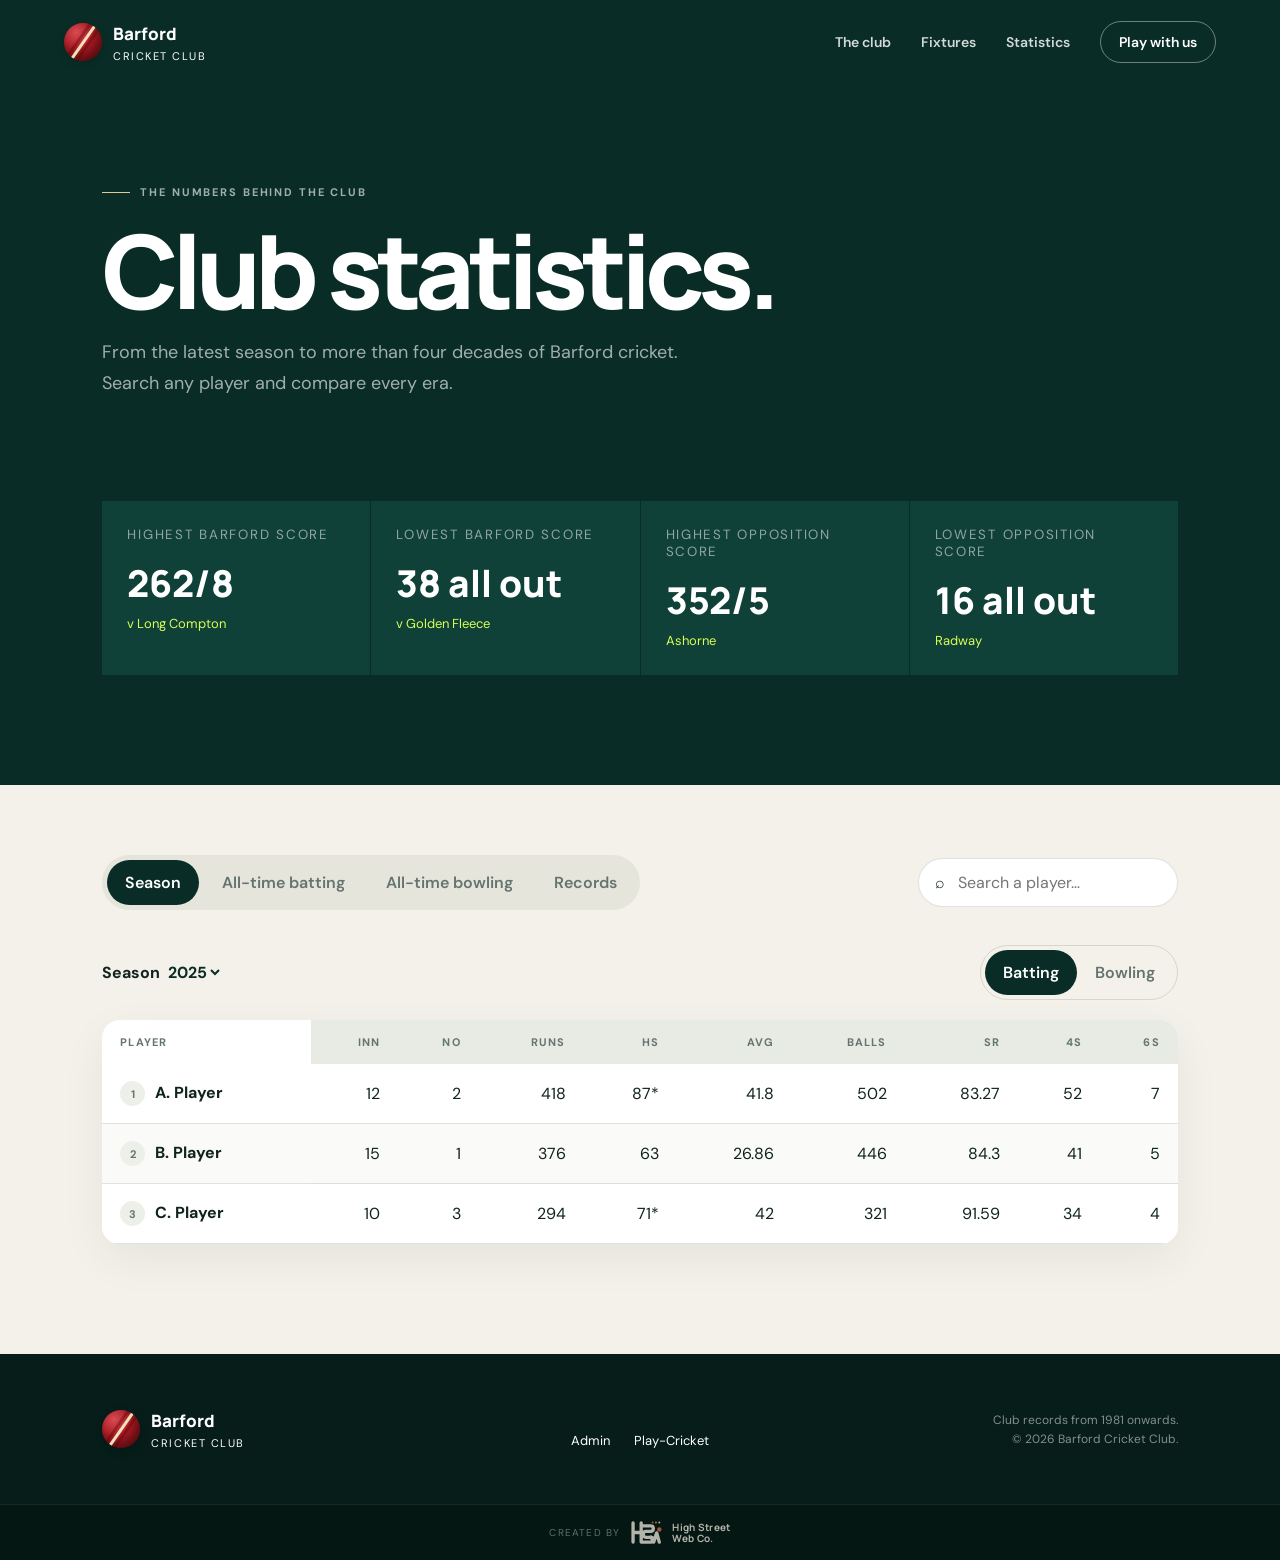
<file: statistics.html>
<!doctype html><html lang="en"><head><meta charset="utf-8"><meta name="viewport" content="width=device-width,initial-scale=1,viewport-fit=cover"><meta name="theme-color" content="#092d26"><title>Club Statistics | Barford Cricket Club</title><link rel="preconnect" href="https://fonts.googleapis.com"><link rel="preconnect" href="https://fonts.gstatic.com" crossorigin><link href="https://fonts.googleapis.com/css2?family=DM+Sans:wght@400;500;600;700&family=Manrope:wght@600;700;800&display=swap" rel="stylesheet"><link rel="stylesheet" href="assets/styles.css"></head>
<body class="stats-page"><header class="site-header dark-header"><a class="brand inverse" href="index.html"><span class="brand-mark"><span></span></span><span><b>Barford</b><small>Cricket Club</small></span></a><button class="menu-button" aria-expanded="false"><span></span><span></span></button><nav class="desktop-nav"><a href="index.html#club">The club</a><a href="index.html#fixtures">Fixtures</a><a class="active" href="statistics.html">Statistics</a><a class="nav-cta" href="https://barford.play-cricket.com">Play with us</a></nav></header>
<main>
  <section class="stats-hero section-pad"><p class="eyebrow light"><span></span> The numbers behind the club</p><h1>Club statistics.</h1><p>From the latest season to more than four decades of Barford cricket. Search any player and compare every era.</p></section>
  <section class="stat-highlights section-pad" id="highlights"></section>
  <section class="stats-workspace section-pad">
    <div class="stats-toolbar"><div class="tabs" role="tablist"><button class="active" data-view="season">Season</button><button data-view="batting">All-time batting</button><button data-view="bowling">All-time bowling</button><button data-view="records">Records</button></div><label class="search"><span>⌕</span><input id="player-search" type="search" placeholder="Search a player…" autocomplete="off"></label></div>
    <div class="season-controls"><label>Season <select id="season-select"></select></label><div class="discipline"><button class="active" data-discipline="batting">Batting</button><button data-discipline="bowling">Bowling</button></div></div>
    <div id="stats-content" aria-live="polite"></div>
    <p class="table-hint">Swipe sideways to see every column</p>
  </section>
</main>
<footer><a class="brand inverse" href="index.html"><span class="brand-mark"><span></span></span><span><b>Barford</b><small>Cricket Club</small></span></a><div><a href="admin.html">Admin</a><a href="https://barford.play-cricket.com">Play-Cricket</a></div><p>Club records from 1981 onwards.<br>© <span id="year"></span> Barford Cricket Club.</p></footer>
<div class="site-credit"><a href="https://highstreetwebco.co.uk" target="_blank" rel="noopener" aria-label="Website created by High Street Web Co"><span>Created by</span><svg viewBox="0 0 92 72" aria-hidden="true"><path d="M11 10v52M11 36h22M33 10v52M33 18h26c9 0 9 15 0 15H46c-10 0-10 16 0 16h13c9 0 9 13 0 13H33M59 48l8 14 8-25 7 25" fill="none" stroke="currentColor" stroke-width="9" stroke-linecap="round" stroke-linejoin="round"/><path d="M11 24v7M43 18h8M68 50l3-9" fill="none" stroke="#f6f0e4" stroke-width="2.4" stroke-linecap="round"/><circle cx="82" cy="28" r="6" fill="#df704e"/><circle cx="64" cy="9" r="2.6" fill="#df704e"/><circle cx="73" cy="9" r="2.6" fill="#efac35"/><circle cx="82" cy="9" r="2.6" fill="currentColor"/></svg><strong>High Street<br>Web Co.</strong></a></div>
<nav class="app-nav" aria-label="App navigation"><a href="index.html"><span>⌂</span><b>Home</b></a><a href="index.html#news"><span>▤</span><b>News</b></a><a class="active" href="statistics.html"><span>↗</span><b>Stats</b></a><a href="https://barford.play-cricket.com"><span>●</span><b>Play</b></a></nav>
<script src="assets/data.js"></script><script src="assets/app.js"></script><script src="assets/statistics.js"></script></body></html>
</file>
<file: assets/styles.css>
:root{--green:#092d26;--green2:#10483c;--lime:#d6ff55;--cream:#f3f1e9;--ink:#10231f;--muted:#65746f;--line:rgba(16,35,31,.13);--white:#fff;--radius:22px}*{box-sizing:border-box}html{scroll-behavior:smooth}body{margin:0;background:var(--cream);color:var(--ink);font-family:"DM Sans",sans-serif}a{color:inherit;text-decoration:none}button,input,select{font:inherit}.site-header{height:84px;padding:0 clamp(22px,5vw,72px);display:flex;align-items:center;justify-content:space-between;position:absolute;inset:0 0 auto;z-index:20;color:white}.brand{display:flex;align-items:center;gap:11px;color:var(--green)}.brand.inverse{color:white}.brand b,.brand small{display:block;line-height:1}.brand b{font:800 17px Manrope}.brand small{font-size:11px;letter-spacing:.14em;text-transform:uppercase;margin-top:6px}.brand-mark{width:38px;height:38px;border:2px solid currentColor;border-radius:50%;display:grid;place-items:center;position:relative}.brand-mark:before,.brand-mark:after{content:"";position:absolute;width:22px;height:2px;background:currentColor;transform:rotate(46deg)}.brand-mark:after{transform:rotate(-46deg)}.brand-mark span{width:10px;height:22px;border:2px solid currentColor;border-radius:50%;background:var(--lime);z-index:1}.desktop-nav{display:flex;align-items:center;gap:30px;font-size:14px;font-weight:600}.desktop-nav a:not(.nav-cta){opacity:.82}.desktop-nav a:hover,.desktop-nav .active{opacity:1}.nav-cta{border:1px solid rgba(255,255,255,.4);padding:11px 18px;border-radius:999px}.menu-button,.mobile-nav{display:none}.hero{min-height:730px;background:var(--green);color:white;position:relative;overflow:hidden;padding:170px clamp(24px,8vw,120px) 80px;display:flex;align-items:center}.hero:after{content:"";position:absolute;inset:auto 0 0;height:180px;background:linear-gradient(transparent,rgba(0,0,0,.18))}.hero-copy{position:relative;z-index:2;max-width:780px}.eyebrow{text-transform:uppercase;letter-spacing:.17em;font-size:11px;font-weight:700;display:flex;align-items:center;gap:10px}.eyebrow span{width:28px;height:1px;background:var(--lime)}.eyebrow.dark span{background:var(--green)}.eyebrow.light{color:rgba(255,255,255,.62)}.hero h1,.stats-hero h1{font:800 clamp(52px,8vw,104px)/.92 Manrope;margin:24px 0 30px;letter-spacing:-.06em}.hero h1 em{font-style:normal;color:var(--lime)}.hero-intro{max-width:560px;font-size:18px;line-height:1.65;color:rgba(255,255,255,.72)}.hero-actions{display:flex;gap:14px;margin-top:38px;flex-wrap:wrap}.button{display:inline-flex;align-items:center;justify-content:center;gap:18px;border:0;border-radius:999px;padding:15px 22px;font-weight:700;cursor:pointer}.button.primary{background:var(--lime);color:var(--green)}.button.ghost{border:1px solid rgba(255,255,255,.3);color:white;background:transparent}.button.dark{background:var(--green);color:white}.button.white{background:white;color:var(--green)}.hero-art{position:absolute;width:min(47vw,650px);aspect-ratio:1;right:-5%;top:15%;border-radius:50%;border:1px solid rgba(255,255,255,.09);background:radial-gradient(circle at 36% 32%,#ecff9e,#caef3c 45%,#86aa13 72%);box-shadow:-50px 70px 110px rgba(0,0,0,.35);transform:rotate(-13deg)}.seam{position:absolute;inset:8%;border-radius:50%;border-left:3px dashed rgba(77,91,11,.55);transform:rotate(18deg)}.seam-b{transform:rotate(198deg)}.hero-note{position:absolute;right:5vw;bottom:38px;z-index:2;text-align:right}.hero-note b,.hero-note span{display:block}.hero-note span{color:rgba(255,255,255,.55);font-size:12px;margin-top:4px}.quick-links{display:grid;grid-template-columns:repeat(3,1fr);background:white;margin:-1px clamp(18px,4vw,58px) 0;position:relative;z-index:4;border-radius:0 0 var(--radius) var(--radius);box-shadow:0 18px 55px rgba(16,35,31,.08)}.quick-links a{padding:27px 32px;display:flex;align-items:center;gap:18px;border-right:1px solid var(--line)}.quick-links a:last-child{border:0}.quick-links span{font-size:11px;color:var(--muted)}.quick-links i{margin-left:auto;font-style:normal}.section-pad{padding:110px clamp(24px,8vw,120px)}.story{display:grid;grid-template-columns:1fr 1fr;gap:8vw}.story h2,.feature-head h2,.stats-copy h2,.join h2{font:800 clamp(42px,5vw,72px)/.98 Manrope;letter-spacing:-.055em;margin:20px 0}.story-copy{padding-top:35px}.story-copy p{font-size:18px;line-height:1.75;color:var(--muted);max-width:620px}.text-link{font-weight:700;border-bottom:1px solid;padding-bottom:5px;display:inline-flex;gap:15px;margin-top:15px}.numbers{padding-top:0;display:grid;grid-template-columns:repeat(3,1fr)}.numbers article{padding:35px;border-left:1px solid var(--line)}.numbers strong{font:800 clamp(50px,6vw,78px) Manrope;display:block;color:var(--green)}.numbers span{text-transform:uppercase;letter-spacing:.13em;font-size:11px;color:var(--muted)}.feature-section{background:var(--green);color:white}.feature-head{display:flex;justify-content:space-between;align-items:end}.feature-head p{max-width:440px;color:rgba(255,255,255,.6);line-height:1.7}.feature-card{margin-top:60px;min-height:330px;border-radius:var(--radius);padding:35px;background:linear-gradient(125deg,#164f42,#0a332b);display:grid;grid-template-columns:1fr 3fr auto;align-items:end;border:1px solid rgba(255,255,255,.1);transition:.3s}.feature-card:hover{transform:translateY(-4px)}.feature-number{align-self:start;color:var(--lime)}.feature-card small{text-transform:uppercase;letter-spacing:.15em;color:rgba(255,255,255,.5)}.feature-card h3{font:700 clamp(35px,5vw,60px)/1 Manrope;margin:14px 0}.feature-card i{font-size:38px;color:var(--lime);font-style:normal}.stats-preview{display:grid;grid-template-columns:1fr 1fr;gap:9vw;align-items:center}.stats-copy p:not(.eyebrow){color:var(--muted);font-size:17px;line-height:1.7;max-width:500px}.leader-card{background:white;border-radius:var(--radius);padding:28px;box-shadow:0 22px 70px rgba(16,35,31,.09)}.leader-top{display:flex;justify-content:space-between;border-bottom:1px solid var(--line);padding-bottom:18px}.leader-top span{font-weight:700}.leader-top small{color:var(--muted)}.leader-card ol{list-style:none;margin:0;padding:0;counter-reset:leaders}.leader-card li{display:grid;grid-template-columns:28px 1fr auto;gap:15px;padding:19px 0;border-bottom:1px solid var(--line);counter-increment:leaders}.leader-card li:before{content:counter(leaders);color:var(--muted)}.leader-card li span{color:var(--green);font-weight:700}.leader-card>a{display:flex;justify-content:space-between;padding-top:20px;font-weight:700}.join{text-align:center;background:var(--lime)}.join .eyebrow{justify-content:center}.join .eyebrow span{background:var(--green)}.join p:not(.eyebrow){max-width:560px;margin:0 auto 30px;font-size:18px;line-height:1.7}footer{background:#061d19;color:white;padding:55px clamp(24px,8vw,120px);display:grid;grid-template-columns:1fr 1fr 1fr;align-items:end;gap:30px}footer>div{display:flex;gap:24px;font-size:13px;justify-content:center}footer p{margin:0;text-align:right;color:rgba(255,255,255,.5);font-size:12px;line-height:1.6}
.dark-header{position:relative;background:var(--green)}.stats-hero{background:var(--green);color:white;padding-top:90px;padding-bottom:85px}.stats-hero h1{margin-bottom:20px}.stats-hero>p:last-child{font-size:18px;line-height:1.7;color:rgba(255,255,255,.62);max-width:580px}.stat-highlights{background:var(--green);padding-top:0;display:grid;grid-template-columns:repeat(4,1fr);gap:1px}.highlight{background:#104138;padding:25px;color:white}.highlight small{display:block;color:rgba(255,255,255,.53);text-transform:uppercase;letter-spacing:.13em}.highlight strong{display:block;font:800 37px Manrope;margin:15px 0 4px}.highlight span{font-size:13px;color:var(--lime)}.stats-workspace{padding-top:70px}.stats-toolbar{display:flex;gap:20px;justify-content:space-between;align-items:center}.tabs{display:flex;gap:5px;background:#e5e5dc;border-radius:999px;padding:5px;overflow:auto}.tabs button,.discipline button{border:0;background:transparent;padding:12px 18px;border-radius:999px;white-space:nowrap;color:var(--muted);font-weight:600;cursor:pointer}.tabs button.active,.discipline button.active{background:var(--green);color:white}.search{display:flex;align-items:center;background:white;border:1px solid var(--line);border-radius:999px;padding:0 16px;min-width:260px}.search input{border:0;outline:0;padding:13px;width:100%;background:transparent}.season-controls{display:flex;justify-content:space-between;align-items:center;margin:35px 0 20px}.season-controls label{font-weight:700}.season-controls select{border:0;background:transparent;font-weight:700;color:var(--green)}.discipline{display:flex;border:1px solid var(--line);padding:4px;border-radius:999px}.stat-table-wrap{overflow-x:auto;background:white;border-radius:18px;box-shadow:0 15px 45px rgba(16,35,31,.06)}.stat-table{width:100%;border-collapse:collapse;min-width:760px}.stat-table th{text-align:right;padding:15px 18px;background:#e7ebe4;font-size:11px;text-transform:uppercase;letter-spacing:.1em;color:var(--muted)}.stat-table th:first-child,.stat-table td:first-child{text-align:left;position:sticky;left:0;background:inherit}.stat-table td{padding:17px 18px;text-align:right;border-bottom:1px solid var(--line);font-variant-numeric:tabular-nums}.stat-table tbody tr{background:white}.stat-table tbody tr:nth-child(even){background:#fafbf8}.stat-table td:first-child{font-weight:700}.rank{display:inline-grid;place-items:center;width:25px;height:25px;border-radius:50%;background:#edf0e9;margin-right:10px;font-size:11px;color:var(--muted)}.record-grid{display:grid;grid-template-columns:repeat(2,1fr);gap:18px}.record-card{background:white;border-radius:18px;padding:25px}.record-card small{color:var(--muted);text-transform:uppercase;letter-spacing:.12em}.record-card strong{font:800 36px Manrope;display:block;margin:18px 0 5px}.record-card p{margin:0;color:var(--muted)}.table-hint{text-align:center;color:var(--muted);font-size:11px;display:none}.empty-state{text-align:center;padding:60px;color:var(--muted)}
.admin-page{background:var(--green);min-height:100vh}.admin-shell{max-width:1180px;margin:auto;padding:35px 22px 80px}.admin-card{background:var(--cream);border-radius:24px;padding:clamp(24px,5vw,55px);margin-top:60px}.login-card{max-width:520px;margin:60px auto}.admin-card h1,.admin-title h1{font:800 clamp(38px,5vw,64px) Manrope;letter-spacing:-.05em;margin:16px 0}.admin-card>p{color:var(--muted);line-height:1.6}.admin-card label{font-size:12px;font-weight:700;display:block}.admin-card input,.admin-card select{width:100%;border:1px solid #cfd4cc;background:white;border-radius:10px;padding:13px;margin-top:7px}.login-card label{margin:18px 0}.login-card .button{width:100%;margin-top:10px}.admin-dashboard{margin-top:60px}.admin-title{display:flex;justify-content:space-between;align-items:end;color:white}.admin-dashboard .admin-card{margin-top:25px}.form-grid{display:grid;grid-template-columns:repeat(3,1fr);gap:18px}.admin-card hr{border:0;border-top:1px solid var(--line);margin:35px 0}.entry-head{display:flex;align-items:center;justify-content:space-between}.entry-head h2{margin:0}.entry-head p{color:var(--muted);margin:5px 0}.small-button{border:0;border-radius:999px;background:var(--green);color:white;padding:10px 16px;font-weight:700}.player-entry{border:1px solid var(--line);border-radius:15px;margin:18px 0;padding:20px;position:relative}.player-entry>label{max-width:300px}.score-grid{display:grid;grid-template-columns:repeat(5,1fr);gap:12px;margin-top:18px}.remove-player{position:absolute;right:15px;top:15px;width:30px;height:30px;border:0;border-radius:50%;background:#e5e5dc;cursor:pointer}.save-match{margin-top:20px}.form-message{font-size:13px;color:#a12828}.form-message.success{color:#167343}
@media(max-width:800px){.site-header{height:72px;padding:0 20px}.desktop-nav{display:none}.menu-button{display:grid;width:42px;height:42px;place-content:center;gap:7px;border:0;border-radius:50%;background:rgba(255,255,255,.12)}.menu-button span{display:block;width:20px;height:2px;background:white}.mobile-nav{display:none;position:absolute;top:65px;left:15px;right:15px;padding:14px;background:white;color:var(--ink);border-radius:16px;box-shadow:0 20px 50px rgba(0,0,0,.3)}.mobile-nav.open{display:grid}.mobile-nav a{padding:14px;border-bottom:1px solid var(--line);font-weight:700}.hero{min-height:690px;padding:135px 24px 150px;align-items:start}.hero-art{width:430px;right:-245px;top:220px;opacity:.85}.hero h1{font-size:55px}.hero-intro{font-size:16px;max-width:88%}.hero-actions{display:grid;width:max-content}.button{min-height:49px}.hero-note{right:22px;bottom:25px}.quick-links{grid-template-columns:1fr;margin:0}.quick-links a{padding:20px 24px;border-right:0;border-bottom:1px solid var(--line)}.section-pad{padding:75px 22px}.story,.stats-preview{grid-template-columns:1fr;gap:20px}.story h2,.stats-copy h2{font-size:46px}.story-copy{padding:0}.numbers{grid-template-columns:1fr;padding-top:0}.numbers article{display:flex;align-items:baseline;gap:18px;padding:20px;border-left:0;border-bottom:1px solid var(--line)}.numbers strong{font-size:47px}.feature-head{display:block}.feature-card{min-height:310px;grid-template-columns:1fr auto;padding:23px}.feature-card .feature-number{grid-column:1/3}.feature-card h3{font-size:38px}.leader-card{padding:20px}footer{grid-template-columns:1fr;align-items:start}footer>div{justify-content:flex-start;flex-wrap:wrap}footer p{text-align:left}.stats-hero{padding-top:65px}.stats-hero h1{font-size:58px}.stat-highlights{grid-template-columns:1fr 1fr;padding-bottom:25px}.highlight{padding:18px}.highlight strong{font-size:27px}.stats-workspace{padding-top:45px}.stats-toolbar{display:block}.tabs{border-radius:14px}.search{margin-top:15px;min-width:0}.season-controls{align-items:flex-start;gap:14px}.discipline button{padding:9px 12px}.table-hint{display:block}.stat-table th,.stat-table td{padding:14px 13px}.record-grid{grid-template-columns:1fr}.admin-shell{padding:22px 14px}.admin-card{padding:22px;margin-top:35px}.admin-title{display:block}.form-grid{grid-template-columns:1fr 1fr}.entry-head{display:block}.score-grid{grid-template-columns:repeat(2,1fr)}.score-grid label:first-child{grid-column:span 2}.admin-title .button{margin-top:10px}}
@media(max-width:420px){.hero h1{font-size:48px}.hero-intro{max-width:100%}.stat-highlights{grid-template-columns:1fr 1fr}.form-grid{grid-template-columns:1fr}}

/* Clear cricket-led homepage refresh */
:root{--red:#a71924;--red-dark:#650910;--red-light:#d84a50;--sand:#f4e4c1}
.brand-mark{border:0;background:radial-gradient(circle at 32% 25%,#d94a51 0,#a61923 45%,#690910 100%);box-shadow:inset -4px -5px 8px rgba(0,0,0,.28),0 3px 8px rgba(0,0,0,.18);overflow:hidden}
.brand-mark:before{width:3px;height:48px;background:#f3dfba;transform:rotate(35deg);box-shadow:5px 0 0 rgba(80,0,5,.35),-5px 0 0 rgba(80,0,5,.35)}
.brand-mark:after{display:none}.brand-mark span{display:none}
.hero{min-height:760px;padding-right:48%;background:radial-gradient(circle at 88% 30%,#174a3f 0,#092d26 42%,#061f1a 100%)}
.hero-copy{max-width:740px}.hero h1{font-size:clamp(52px,6.1vw,92px);line-height:.96}.hero h1 em{color:#fff}.hero-intro{max-width:575px}.hero-art{width:min(35vw,540px);right:7%;top:18%;border:0;background:radial-gradient(circle at 31% 25%,#e96669 0,#bc2930 27%,#95141d 56%,#5e080e 88%,#3d0408 100%);box-shadow:inset -25px -35px 55px rgba(31,0,2,.42),inset 12px 12px 30px rgba(255,255,255,.12),0 55px 90px rgba(0,0,0,.42);transform:rotate(-14deg);overflow:hidden}
.hero-art:before{content:"";position:absolute;inset:2%;border-radius:50%;background-image:radial-gradient(rgba(255,255,255,.12) .7px,transparent .8px);background-size:5px 5px;opacity:.7}
.ball-shine{position:absolute;width:42%;height:25%;left:13%;top:10%;border-radius:50%;background:radial-gradient(ellipse,rgba(255,255,255,.22),transparent 70%);transform:rotate(-23deg)}
.cricket-seam{position:absolute;width:17%;height:125%;left:42%;top:-12%;background:linear-gradient(90deg,#5c080d 0 13%,#f3deb7 14% 30%,#8c1118 31% 43%,#f3deb7 44% 60%,#5c080d 61%);transform:rotate(15deg);box-shadow:0 0 8px rgba(0,0,0,.35)}
.stitches{position:absolute;width:28%;height:120%;top:-10%;left:27%;transform:rotate(15deg);background:repeating-linear-gradient(160deg,transparent 0 15px,#f6e3bd 16px 19px,transparent 20px 30px);opacity:.95}.stitches-right{left:49%;transform:rotate(15deg) scaleX(-1)}
.quick-links{margin:-42px clamp(18px,5vw,82px) 0;border-radius:20px;overflow:hidden}.quick-links a{min-height:116px;padding:24px 28px}.quick-icon{width:46px;height:46px;flex:0 0 46px;border-radius:13px;background:#edf1eb;color:var(--green);display:grid;place-items:center;font-size:21px;font-weight:800}.quick-copy{display:block!important}.quick-copy b,.quick-copy small{display:block}.quick-copy b{font:700 17px Manrope;color:var(--ink)}.quick-copy small{font-size:12px;color:var(--muted);margin-top:6px}.ball-icon{border-radius:50%;background:linear-gradient(135deg,#c72f35,#780b12);position:relative}.ball-icon:after{content:"";width:2px;height:50px;background:#f2ddb5;transform:rotate(35deg)}.quick-links i{width:32px;height:32px;border-radius:50%;background:var(--green);color:white;display:grid;place-items:center}.quick-links a:hover{background:#f9faf7}.quick-links a:hover i{background:var(--red)}

@media(max-width:1050px) and (min-width:801px){.hero{padding-right:43%}.hero-art{right:-4%;width:43vw}.hero h1{font-size:65px}}
@media(max-width:800px){.hero{min-height:760px;padding:120px 22px 245px;background:linear-gradient(155deg,#0c392f,#061f1a);display:block}.hero-copy{max-width:none}.hero h1{font-size:clamp(45px,13vw,60px);line-height:.96;margin:20px 0 24px}.hero-intro{font-size:16px;max-width:100%;line-height:1.55}.hero-actions{display:grid;grid-template-columns:1fr;width:100%;gap:10px;margin-top:26px}.hero-actions .button{width:100%}.hero-art{width:250px;right:-38px;top:auto;bottom:-42px;opacity:1}.hero-note{left:22px;right:auto;bottom:28px;text-align:left;max-width:135px}.quick-links{margin:0;display:grid;border-radius:0;box-shadow:none}.quick-links a{min-height:92px;padding:17px 20px;gap:14px}.quick-icon{width:43px;height:43px;flex-basis:43px}.quick-links i{margin-left:auto}.quick-copy small{font-size:11px}.brand b{font-size:15px}}

/* Final photographic layout */
.club-hare{width:50px;height:50px;object-fit:contain;filter:drop-shadow(0 3px 5px rgba(0,0,0,.18))}.site-header .brand{color:#fff}.hero{min-height:780px;padding:150px 54% 120px clamp(24px,7vw,110px);background:#092d26;display:flex;align-items:center}.hero:before{content:"";position:absolute;inset:0;background:linear-gradient(115deg,rgba(3,25,21,.15),rgba(3,25,21,.42));pointer-events:none}.hero-copy{width:100%;max-width:690px}.hero h1{font-size:clamp(54px,5.8vw,88px);line-height:.96;letter-spacing:-.055em}.hero h1 em{display:block;color:#e7c98c;font-style:normal;margin-top:6px}.hero-photo{position:absolute;margin:0;right:0;top:0;width:48%;height:100%;overflow:hidden}.hero-photo:after{content:"";position:absolute;inset:0;background:linear-gradient(90deg,#092d26 0,transparent 22%),linear-gradient(0deg,rgba(0,0,0,.58),transparent 48%)}.hero-photo img{width:100%;height:100%;object-fit:cover;object-position:center}.hero-photo figcaption{position:absolute;z-index:2;left:17%;right:8%;bottom:40px;color:white}.hero-photo figcaption span,.hero-photo figcaption b{display:block}.hero-photo figcaption span{text-transform:uppercase;letter-spacing:.15em;font-size:10px;color:#e7c98c}.hero-photo figcaption b{font:700 17px Manrope;margin-top:7px}.hero-note{left:clamp(24px,7vw,110px);right:auto;bottom:36px;text-align:left}.hero-actions .primary{background:#e7c98c;color:#092d26}.hero-actions .ghost{background:rgba(255,255,255,.07)}.eyebrow span{background:#e7c98c}.quick-links{margin:-34px clamp(18px,5vw,82px) 0}.quick-icon{background:#f2ead9}.club-life{background:#fff;display:grid;grid-template-columns:1.08fr .92fr;gap:8vw;align-items:center}.club-life figure{height:540px;margin:0;border-radius:24px;overflow:hidden;box-shadow:0 25px 65px rgba(11,40,33,.16);transform:rotate(-1.5deg)}.club-life img{width:100%;height:100%;object-fit:cover}.club-life h2{font:800 clamp(42px,5vw,70px)/1 Manrope;letter-spacing:-.055em;margin:20px 0}.club-life p:not(.eyebrow){font-size:18px;color:var(--muted);line-height:1.75;max-width:520px}.join{background:#e7c98c}.feature-card{background:linear-gradient(125deg,#1a5849,#0b362d)}
@media(max-width:900px){.hero{padding-right:48%}.hero-photo{width:44%}.hero h1{font-size:59px}}
@media(max-width:800px){.site-header{background:linear-gradient(rgba(3,24,20,.72),transparent)}.club-hare{width:43px;height:43px}.hero{min-height:auto;padding:105px 20px 0;display:block;background:#092d26}.hero-copy{padding-bottom:32px}.hero h1{font-size:clamp(43px,12vw,58px);margin:18px 0 20px}.hero-intro{font-size:16px}.hero-actions{margin-top:24px}.hero-photo{position:relative;right:auto;top:auto;width:calc(100% + 40px);height:350px;margin-left:-20px}.hero-photo:after{background:linear-gradient(180deg,#092d26 0,transparent 23%),linear-gradient(0deg,rgba(0,0,0,.65),transparent 45%)}.hero-photo figcaption{left:20px;bottom:22px}.hero-note{display:none}.quick-links{margin:0}.club-life{grid-template-columns:1fr;padding-top:65px}.club-life figure{height:330px;order:2}.club-life h2{font-size:43px}.club-life p:not(.eyebrow){font-size:16px}}

.site-credit{background:#041713;border-top:1px solid rgba(255,255,255,.08);padding:14px 20px;display:flex;justify-content:center}.site-credit a{display:flex;align-items:center;gap:9px;color:#f6f0e4;opacity:.72;transition:opacity .2s}.site-credit a:hover{opacity:1}.site-credit span{font-size:10px;text-transform:uppercase;letter-spacing:.12em;color:rgba(255,255,255,.52)}.site-credit svg{width:34px;height:27px;color:#f6f0e4}.site-credit strong{font:700 10px/1.05 Manrope;letter-spacing:.03em}
.section-heading-row{display:flex;justify-content:space-between;align-items:end;margin-bottom:40px}.section-heading-row h2{font:800 clamp(42px,5vw,68px)/1 Manrope;letter-spacing:-.05em;margin:18px 0 0}.latest{background:#ede9df}.news-grid{display:grid;grid-template-columns:1.55fr .75fr .75fr;gap:18px}.news-main,.news-card{background:white;border-radius:20px;overflow:hidden;min-height:390px}.news-main{display:grid;grid-template-columns:1.05fr .95fr}.news-main img,.photo-card img{width:100%;height:100%;object-fit:cover}.news-main>div,.news-card>div{padding:28px}.news-grid small{font-size:10px;text-transform:uppercase;letter-spacing:.14em;color:#8b6a32}.news-grid h3{font:700 25px/1.08 Manrope;letter-spacing:-.03em;margin:12px 0}.news-grid p{color:var(--muted);line-height:1.55}.news-grid a{font-weight:700;display:inline-block;margin-top:12px}.news-card{display:flex;flex-direction:column;justify-content:space-between}.news-date{padding:28px;font-size:11px;color:var(--muted)}.news-date b{display:block;font:800 38px Manrope;color:var(--green)}.photo-card{position:relative;color:white}.photo-card:after{content:"";position:absolute;inset:35% 0 0;background:linear-gradient(transparent,rgba(0,0,0,.8))}.photo-card>div{position:absolute;z-index:2;bottom:0}.photo-card small{color:#e7c98c}.play-grid{display:grid;grid-template-columns:repeat(3,1fr);gap:16px;margin-top:48px}.play-card{position:relative;background:#10483c;border:1px solid rgba(255,255,255,.1);border-radius:18px;padding:28px;min-height:220px}.play-card small{text-transform:uppercase;letter-spacing:.13em;color:#e7c98c}.play-card h3{font:700 34px Manrope;margin:20px 0 8px}.play-card p{color:rgba(255,255,255,.58)}.play-card i{position:absolute;right:24px;bottom:22px;font-style:normal;font-size:25px}.play-card:hover{background:#175c4c}.admin-tabs{display:flex;gap:8px;margin:25px 0}.admin-tabs button{border:1px solid rgba(255,255,255,.22);background:transparent;color:white;border-radius:999px;padding:12px 18px;font-weight:700}.admin-tabs button.active{background:#e7c98c;color:var(--green);border-color:#e7c98c}.admin-section{display:none}.admin-section.active{display:block}.admin-card textarea{width:100%;border:1px solid #cfd4cc;background:white;border-radius:10px;padding:13px;margin-top:7px;resize:vertical}.wide-label{margin-top:20px!important}
@media(max-width:800px){.section-heading-row{display:block}.section-heading-row .text-link{margin-top:20px}.news-grid{grid-template-columns:1fr}.news-main{grid-template-columns:1fr}.news-main img{height:270px}.news-main,.news-card{min-height:0}.news-card{min-height:240px}.photo-card{height:330px}.play-grid{grid-template-columns:1fr;margin-top:30px}.play-card{min-height:180px}.admin-tabs{overflow-x:auto}.admin-tabs button{white-space:nowrap}}

.app-nav{display:none}
@media(max-width:800px){
  :root{--app-bg:#edf0eb;--app-card:#fff;--app-gold:#e7c98c}
  html{scroll-padding-top:74px}body{background:var(--app-bg);padding-bottom:78px;-webkit-tap-highlight-color:transparent}
  .site-header{position:fixed;top:0;left:0;right:0;height:68px;padding:8px 16px;background:rgba(7,40,33,.94);backdrop-filter:blur(18px);-webkit-backdrop-filter:blur(18px);border-bottom:1px solid rgba(255,255,255,.08);z-index:100}.site-header .club-hare{width:42px;height:42px}.site-header .brand small{margin-top:4px}.menu-button{width:40px;height:40px;background:rgba(255,255,255,.1)}
  .mobile-nav{position:fixed;top:76px;left:12px;right:12px;border-radius:18px;padding:8px;box-shadow:0 20px 50px rgba(0,0,0,.3)}.mobile-nav a{padding:15px 14px;border-radius:10px}.mobile-nav a:last-child{background:var(--green);color:white;margin-top:4px}
  .hero{margin-top:68px;padding:24px 16px 0;background:var(--green);border-radius:0 0 26px 26px;overflow:hidden}.hero-copy{padding-bottom:22px}.hero .eyebrow{font-size:9px;margin:0}.hero h1{font-size:clamp(38px,10.7vw,50px);line-height:1;margin:15px 0 15px;letter-spacing:-.05em}.hero h1 em{margin-top:4px}.hero-intro{font-size:14px;line-height:1.5;color:rgba(255,255,255,.75)}.hero-actions{grid-template-columns:1fr 1fr;gap:8px;margin-top:20px}.hero-actions .button{padding:12px 10px;font-size:13px;min-height:46px}.hero-photo{height:250px;border-radius:18px 18px 0 0;width:100%;margin:0}.hero-photo:after{background:linear-gradient(0deg,rgba(0,0,0,.72),transparent 55%)}.hero-photo figcaption{left:16px;bottom:16px}.hero-photo figcaption b{font-size:14px}
  .quick-links{margin:12px 12px 0;border-radius:20px;overflow:hidden;box-shadow:0 8px 28px rgba(8,39,32,.08)}.quick-links a{min-height:79px;padding:13px 14px;background:white}.quick-icon{width:42px;height:42px;flex-basis:42px;border-radius:12px}.quick-copy b{font-size:15px}.quick-copy small{font-size:10px;margin-top:4px}.quick-links i{width:29px;height:29px}
  .section-pad{padding:58px 16px}.story{padding-top:62px}.story h2,.stats-copy h2,.feature-head h2,.join h2{font-size:38px;line-height:1}.story-copy p{font-size:15px;line-height:1.65}.numbers{margin:0 12px 12px;background:white;border-radius:20px;overflow:hidden}.numbers article{padding:16px 18px}.numbers strong{font-size:38px}.numbers span{font-size:9px}
  .latest{padding-left:0;padding-right:0;background:var(--app-bg)}.latest>.section-heading-row{padding:0 16px}.section-heading-row h2{font-size:39px}.section-heading-row .text-link{font-size:13px}.news-grid{display:flex;overflow-x:auto;gap:12px;padding:0 16px 15px;scroll-snap-type:x mandatory;scrollbar-width:none}.news-grid::-webkit-scrollbar{display:none}.news-main,.news-card{min-width:84vw;max-width:84vw;scroll-snap-align:center;border-radius:20px;box-shadow:0 7px 22px rgba(8,39,32,.07)}.news-main{display:block}.news-main img{height:210px}.news-main>div,.news-card>div{padding:20px}.news-grid h3{font-size:22px}.photo-card{height:350px}
  .club-life{padding:16px;background:var(--app-bg)}.club-life>div{background:white;padding:28px 22px;border-radius:20px}.club-life figure{height:285px;border-radius:20px;transform:none;order:0;margin-bottom:12px}.club-life h2{font-size:36px}.club-life p:not(.eyebrow){font-size:14px}
  .feature-section{margin:58px 12px 0;padding:30px 16px;border-radius:24px}.feature-head p{font-size:14px}.play-grid{gap:10px}.play-card{min-height:140px;padding:20px;border-radius:16px}.play-card h3{font-size:27px;margin:13px 0 5px}.play-card p{font-size:13px;margin:0}.stats-preview{padding:60px 16px}.leader-card{border-radius:20px}.join{margin:0 12px 12px;border-radius:24px;padding:45px 20px}.join p:not(.eyebrow){font-size:15px}footer{padding:42px 20px}.site-credit{padding-bottom:24px}
  .app-nav{display:grid;grid-template-columns:repeat(4,1fr);position:fixed;left:10px;right:10px;bottom:max(8px,env(safe-area-inset-bottom));height:64px;background:rgba(255,255,255,.94);backdrop-filter:blur(20px);-webkit-backdrop-filter:blur(20px);border:1px solid rgba(9,45,38,.1);border-radius:20px;box-shadow:0 10px 35px rgba(4,25,20,.22);z-index:200;padding:5px}.app-nav a{display:flex;flex-direction:column;align-items:center;justify-content:center;gap:3px;color:#75817d;border-radius:15px}.app-nav a span{font-size:18px;line-height:1}.app-nav a b{font-size:9px}.app-nav a.active{background:#e3eadf;color:var(--green)}
  .stats-page .dark-header{position:fixed}.stats-page .stats-hero{padding:105px 16px 35px;border-radius:0 0 25px 25px}.stats-page .stats-hero h1{font-size:45px}.stats-page .stats-hero>p:last-child{font-size:14px}.stat-highlights{display:flex;overflow-x:auto;gap:10px;padding:14px 12px 18px;background:var(--app-bg);scroll-snap-type:x mandatory}.highlight{min-width:68vw;border-radius:18px;scroll-snap-align:center;padding:20px}.stats-workspace{padding:35px 12px}.tabs{padding:4px;border-radius:14px}.tabs button{padding:11px 15px}.stat-table-wrap{border-radius:18px}.record-card{border-radius:18px}
}
</file>
